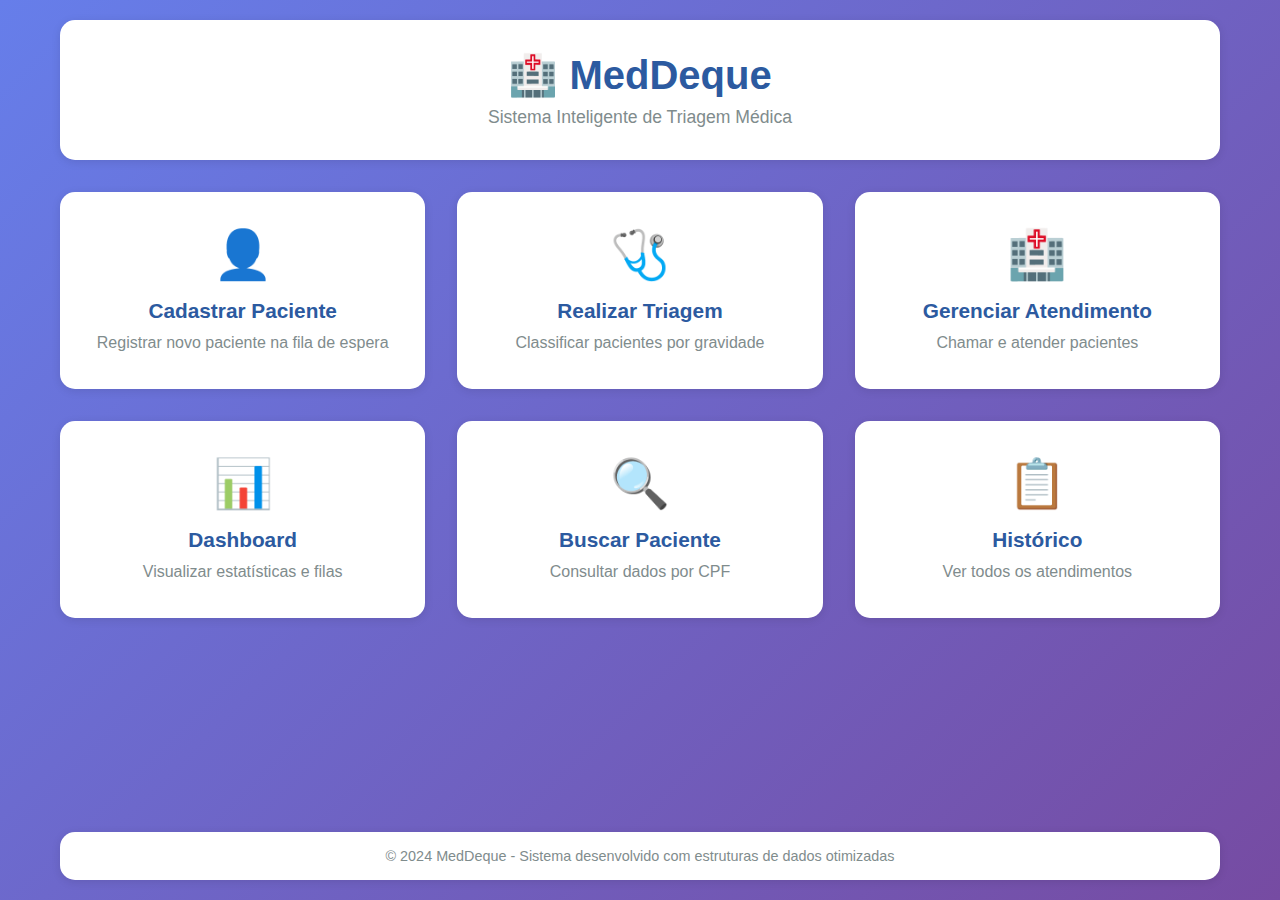
<file: frontend/index.html>
<!DOCTYPE html>
<html lang="pt-BR">
<head>
    <meta charset="UTF-8">
    <meta name="viewport" content="width=device-width, initial-scale=1.0">
    <title>MedDeque - Sistema Inteligente de Triagem</title>
    <link rel="stylesheet" href="css/styles.css">
</head>
<body>
    <div class="container">
        <header class="header">
            <div class="logo">
                <h1>🏥 MedDeque</h1>
                <p>Sistema Inteligente de Triagem Médica</p>
            </div>
        </header>

        <main class="main-menu">
            <div class="menu-grid">
                <div class="menu-card" onclick="navegarPara('cadastro.html')">
                    <div class="card-icon">👤</div>
                    <h3>Cadastrar Paciente</h3>
                    <p>Registrar novo paciente na fila de espera</p>
                </div>

                <div class="menu-card" onclick="navegarPara('triagem.html')">
                    <div class="card-icon">🩺</div>
                    <h3>Realizar Triagem</h3>
                    <p>Classificar pacientes por gravidade</p>
                </div>

                <div class="menu-card" onclick="navegarPara('atendimento.html')">
                    <div class="card-icon">🏥</div>
                    <h3>Gerenciar Atendimento</h3>
                    <p>Chamar e atender pacientes</p>
                </div>

                <div class="menu-card" onclick="navegarPara('dashboard.html')">
                    <div class="card-icon">📊</div>
                    <h3>Dashboard</h3>
                    <p>Visualizar estatísticas e filas</p>
                </div>

                <div class="menu-card" onclick="navegarPara('buscar.html')">
                    <div class="card-icon">🔍</div>
                    <h3>Buscar Paciente</h3>
                    <p>Consultar dados por CPF</p>
                </div>

                <div class="menu-card" onclick="navegarPara('historico.html')">
                    <div class="card-icon">📋</div>
                    <h3>Histórico</h3>
                    <p>Ver todos os atendimentos</p>
                </div>
            </div>
        </main>

        <footer class="footer">
            <p>&copy; 2024 MedDeque - Sistema desenvolvido com estruturas de dados otimizadas</p>
        </footer>
    </div>

    <script src="js/main.js"></script>
</body>
</html>
</file>
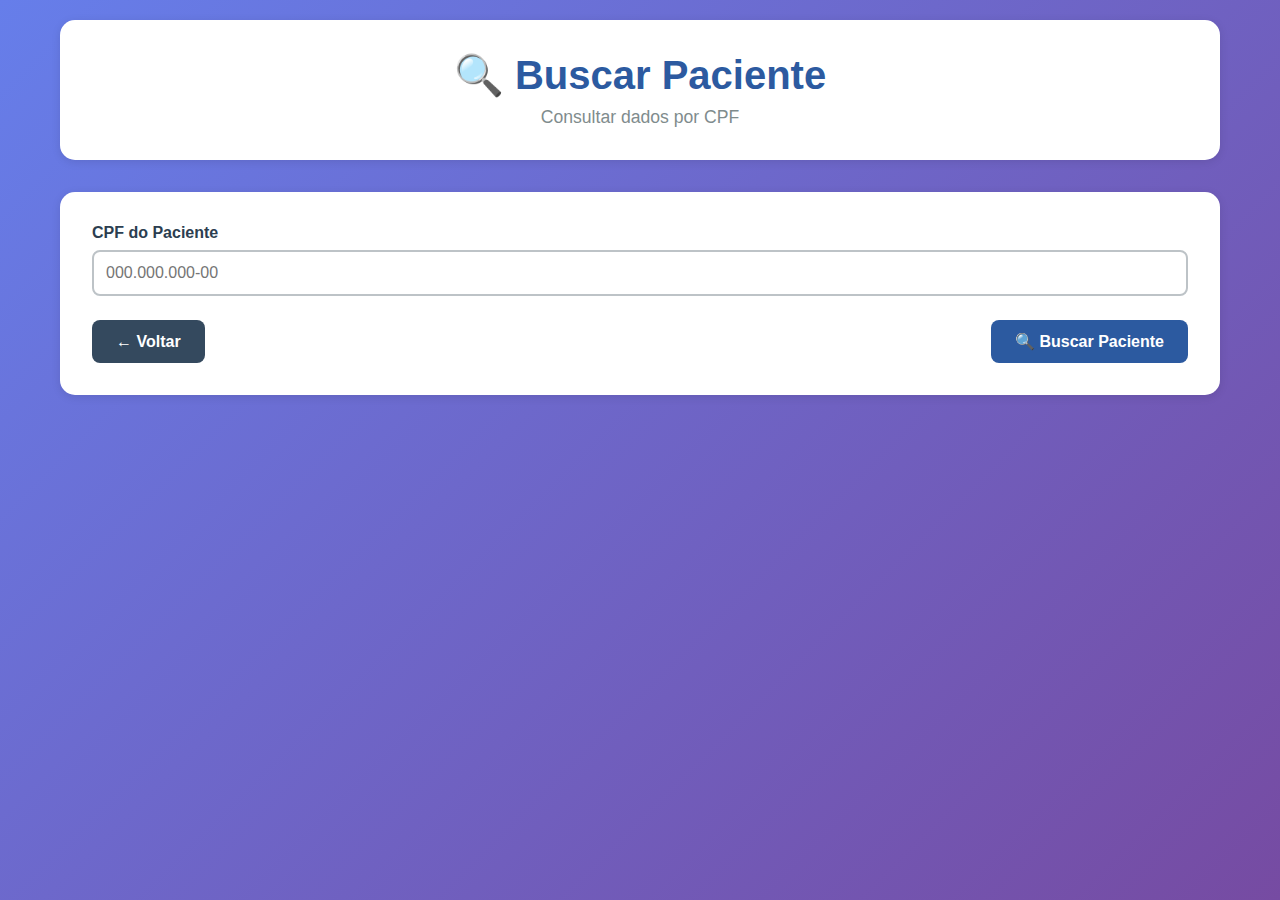
<file: frontend/buscar.html>
<!DOCTYPE html>
<html lang="pt-BR">
<head>
    <meta charset="UTF-8">
    <meta name="viewport" content="width=device-width, initial-scale=1.0">
    <title>Buscar Paciente - MedDeque</title>
    <link rel="stylesheet" href="css/styles.css">
</head>
<body>
    <div class="container">
        <header class="header">
            <div class="logo">
                <h1>🔍 Buscar Paciente</h1>
                <p>Consultar dados por CPF</p>
            </div>
        </header>

        <main>
            <div class="form-container">
                <form id="form-busca">
                    <div class="form-group">
                        <label for="cpf-busca">CPF do Paciente</label>
                        <input type="text" id="cpf-busca" name="cpf" required 
                               placeholder="000.000.000-00" maxlength="14">
                    </div>

                    <div class="d-flex justify-between gap-2">
                        <button type="button" class="btn btn-secondary" onclick="navegarPara('index.html')">
                            ← Voltar
                        </button>
                        <button type="submit" class="btn btn-primary" id="btn-buscar">
                            🔍 Buscar Paciente
                        </button>
                    </div>
                </form>
            </div>

            <div id="resultado-busca" style="display: none;">
                <!-- Resultado da busca será exibido aqui -->
            </div>
        </main>
    </div>

    <script src="js/main.js"></script>
    <script>
        document.addEventListener('DOMContentLoaded', function() {
            const form = document.getElementById('form-busca');
            const cpfInput = document.getElementById('cpf-busca');
            const btnBuscar = document.getElementById('btn-buscar');

            // Formatação automática do CPF
            cpfInput.addEventListener('input', function(e) {
                let value = e.target.value.replace(/\D/g, '');
                if (value.length <= 11) {
                    e.target.value = MedDeque.formatarCPF(value);
                }
            });

            // Submissão do formulário
            form.addEventListener('submit', async function(e) {
                e.preventDefault();

                const cpf = cpfInput.value.replace(/\D/g, '');

                if (!MedDeque.validarCPF(cpf)) {
                    MedDeque.mostrarNotificacao('CPF inválido', 'error');
                    return;
                }

                // Mostrar loading
                const textoOriginal = btnBuscar.innerHTML;
                btnBuscar.disabled = true;
                btnBuscar.innerHTML = '<div class="loading"></div> Buscando...';

                try {
                    const paciente = await MedDeque.buscarPaciente(cpf);
                    exibirResultado(paciente);
                    
                } catch (error) {
                    MedDeque.mostrarNotificacao('Paciente não encontrado', 'warning');
                    document.getElementById('resultado-busca').style.display = 'none';
                } finally {
                    btnBuscar.disabled = false;
                    btnBuscar.innerHTML = textoOriginal;
                }
            });
        });

        function exibirResultado(paciente) {
            const container = document.getElementById('resultado-busca');
            
            container.innerHTML = `
                <div class="form-container">
                    <h3>📋 Dados do Paciente</h3>
                    
                    <div style="display: grid; grid-template-columns: repeat(auto-fit, minmax(250px, 1fr)); gap: 1rem; margin-bottom: 2rem;">
                        <div>
                            <strong>Nome:</strong><br>
                            ${paciente.nome}
                        </div>
                        <div>
                            <strong>CPF:</strong><br>
                            ${MedDeque.formatarCPF(paciente.cpf)}
                        </div>
                        <div>
                            <strong>Status:</strong><br>
                            <span class="status-badge ${MedDeque.obterClasseStatus(paciente.status)}">
                                ${MedDeque.obterTextoStatus(paciente.status)}
                            </span>
                        </div>
                        ${paciente.gravidade ? `
                        <div>
                            <strong>Gravidade:</strong><br>
                            <span class="${MedDeque.obterCorGravidade(paciente.gravidade)}">
                                ${MedDeque.obterTextoGravidade(paciente.gravidade)}
                            </span>
                        </div>
                        ` : ''}
                    </div>

                    <div style="margin-bottom: 2rem;">
                        <strong>Sintomas:</strong><br>
                        <div style="background: var(--light-bg); padding: 1rem; border-radius: 8px; margin-top: 0.5rem;">
                            ${paciente.sintomas}
                        </div>
                    </div>

                    <div style="display: grid; grid-template-columns: repeat(auto-fit, minmax(200px, 1fr)); gap: 1rem;">
                        <div>
                            <strong>Data/Hora Cadastro:</strong><br>
                            ${MedDeque.formatarDataHora(paciente.dataHoraCadastro)}
                        </div>
                        ${paciente.dataHoraTriagem ? `
                        <div>
                            <strong>Data/Hora Triagem:</strong><br>
                            ${MedDeque.formatarDataHora(paciente.dataHoraTriagem)}
                        </div>
                        ` : ''}
                        ${paciente.dataHoraAtendimento ? `
                        <div>
                            <strong>Data/Hora Atendimento:</strong><br>
                            ${MedDeque.formatarDataHora(paciente.dataHoraAtendimento)}
                        </div>
                        ` : ''}
                    </div>

                    ${obterAcoesDisponiveis(paciente)}
                </div>
            `;
            
            container.style.display = 'block';
        }

        function obterAcoesDisponiveis(paciente) {
            let acoes = '<div class="d-flex gap-2 mt-3">';
            
            switch (paciente.status) {
                case 'AGUARDANDO_TRIAGEM':
                    acoes += `<button class="btn btn-primary" onclick="navegarPara('triagem.html')">Realizar Triagem</button>`;
                    break;
                case 'TRIADO':
                    acoes += `<button class="btn btn-success" onclick="chamarPacienteEspecifico('${paciente.cpf}')">Chamar para Atendimento</button>`;
                    break;
                case 'ATENDIDO':
                    acoes += `<button class="btn btn-warning" onclick="finalizarAtendimentoEspecifico('${paciente.cpf}')">Finalizar Atendimento</button>`;
                    break;
                case 'FINALIZADO':
                    acoes += `<span style="color: var(--success-color); font-weight: bold;">✅ Atendimento Finalizado</span>`;
                    break;
            }
            
            acoes += '</div>';
            return acoes;
        }

        async function chamarPacienteEspecifico(cpf) {
            try {
                // Nota: Esta funcionalidade requer implementação específica no backend
                // para chamar um paciente específico ao invés do próximo da fila
                MedDeque.mostrarNotificacao('Use o Dashboard para chamar pacientes em ordem de prioridade', 'warning');
                navegarPara('dashboard.html');
            } catch (error) {
                MedDeque.mostrarNotificacao('Erro ao chamar paciente', 'error');
            }
        }

        async function finalizarAtendimentoEspecifico(cpf) {
            if (!confirm('Deseja finalizar o atendimento deste paciente?')) {
                return;
            }

            try {
                await MedDeque.finalizarAtendimento(cpf);
                MedDeque.mostrarNotificacao('Atendimento finalizado com sucesso!', 'success');
                
                // Recarregar dados do paciente
                const paciente = await MedDeque.buscarPaciente(cpf);
                exibirResultado(paciente);
                
            } catch (error) {
                MedDeque.mostrarNotificacao('Erro ao finalizar atendimento', 'error');
            }
        }
    </script>
</body>
</html>
</file>
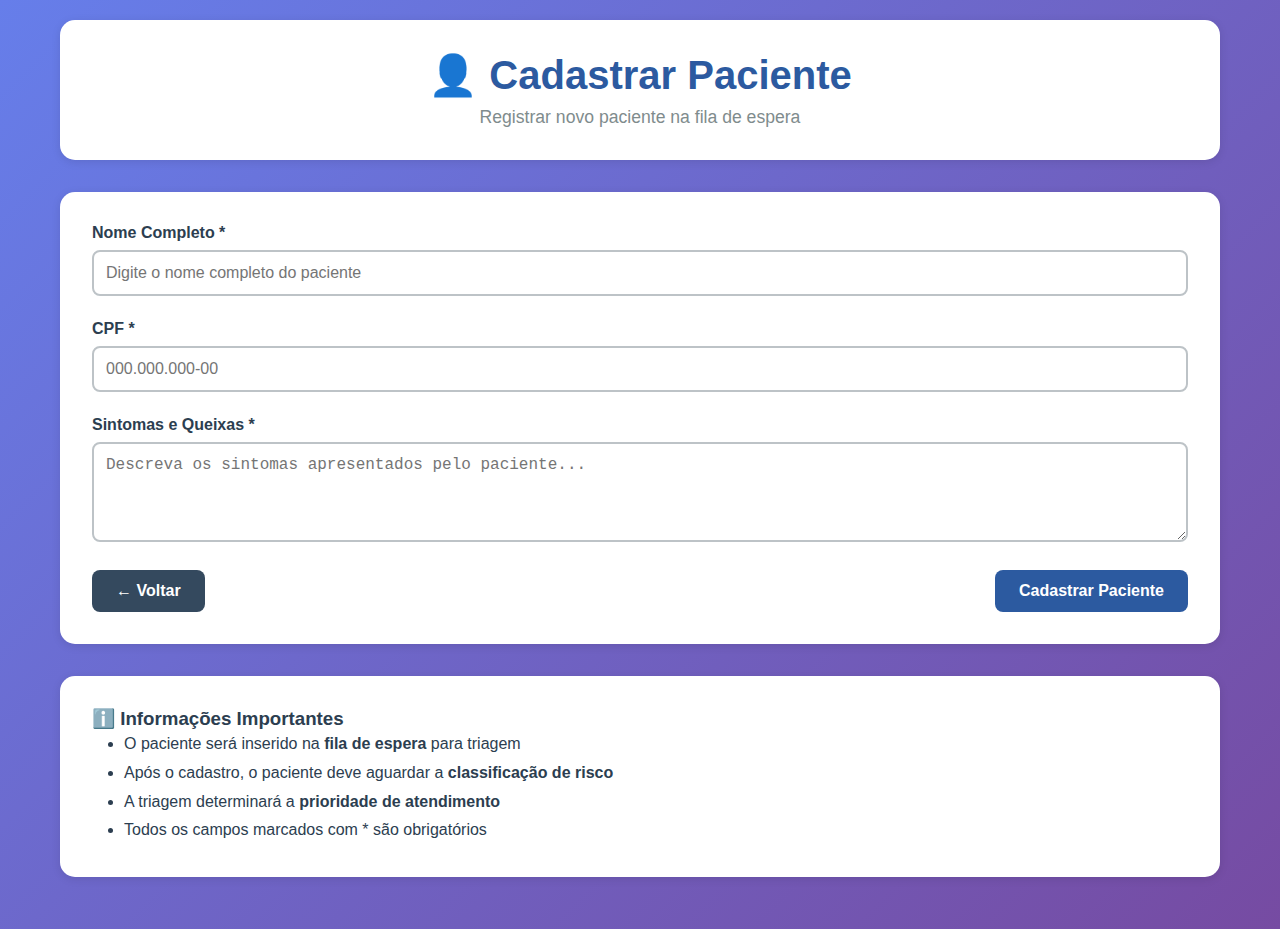
<file: frontend/cadastro.html>
<!DOCTYPE html>
<html lang="pt-BR">
<head>
    <meta charset="UTF-8">
    <meta name="viewport" content="width=device-width, initial-scale=1.0">
    <title>Cadastrar Paciente - MedDeque</title>
    <link rel="stylesheet" href="css/styles.css">
</head>
<body>
    <div class="container">
        <header class="header">
            <div class="logo">
                <h1>👤 Cadastrar Paciente</h1>
                <p>Registrar novo paciente na fila de espera</p>
            </div>
        </header>

        <main>
            <div class="form-container">
                <form id="form-cadastro">
                    <div class="form-group">
                        <label for="nome">Nome Completo *</label>
                        <input type="text" id="nome" name="nome" required 
                               placeholder="Digite o nome completo do paciente">
                    </div>

                    <div class="form-group">
                        <label for="cpf">CPF *</label>
                        <input type="text" id="cpf" name="cpf" required 
                               placeholder="000.000.000-00" maxlength="14">
                    </div>

                    <div class="form-group">
                        <label for="sintomas">Sintomas e Queixas *</label>
                        <textarea id="sintomas" name="sintomas" required 
                                  placeholder="Descreva os sintomas apresentados pelo paciente..."></textarea>
                    </div>

                    <div class="d-flex justify-between gap-2">
                        <button type="button" class="btn btn-secondary" onclick="voltar()">
                            ← Voltar
                        </button>
                        <button type="submit" class="btn btn-primary" id="btn-cadastrar">
                            Cadastrar Paciente
                        </button>
                    </div>
                </form>
            </div>

            <div class="form-container">
                <h3>ℹ️ Informações Importantes</h3>
                <ul style="margin-left: 2rem; line-height: 1.8;">
                    <li>O paciente será inserido na <strong>fila de espera</strong> para triagem</li>
                    <li>Após o cadastro, o paciente deve aguardar a <strong>classificação de risco</strong></li>
                    <li>A triagem determinará a <strong>prioridade de atendimento</strong></li>
                    <li>Todos os campos marcados com * são obrigatórios</li>
                </ul>
            </div>
        </main>
    </div>

    <script src="js/main.js"></script>
    <script>
        document.addEventListener('DOMContentLoaded', function() {
            const form = document.getElementById('form-cadastro');
            const cpfInput = document.getElementById('cpf');
            const btnCadastrar = document.getElementById('btn-cadastrar');

            // Formatação automática do CPF
            cpfInput.addEventListener('input', function(e) {
                let value = e.target.value.replace(/\D/g, '');
                if (value.length <= 11) {
                    e.target.value = MedDeque.formatarCPF(value);
                }
            });

            // Submissão do formulário
            form.addEventListener('submit', async function(e) {
                e.preventDefault();

                const nome = document.getElementById('nome').value.trim();
                const cpf = document.getElementById('cpf').value.replace(/\D/g, '');
                const sintomas = document.getElementById('sintomas').value.trim();

                // Validações
                if (nome.length < 2) {
                    MedDeque.mostrarNotificacao('Nome deve ter pelo menos 2 caracteres', 'error');
                    return;
                }

                if (!MedDeque.validarCPF(cpf)) {
                    MedDeque.mostrarNotificacao('CPF inválido', 'error');
                    return;
                }

                if (sintomas.length < 10) {
                    MedDeque.mostrarNotificacao('Descreva os sintomas com mais detalhes', 'error');
                    return;
                }

                // Mostrar loading
                const textoOriginal = btnCadastrar.innerHTML;
                btnCadastrar.disabled = true;
                btnCadastrar.innerHTML = '<div class="loading"></div> Cadastrando...';

                try {
                    const paciente = { nome, cpf, sintomas };
                    await MedDeque.cadastrarPaciente(paciente);
                    
                    MedDeque.mostrarNotificacao('Paciente cadastrado com sucesso!', 'success');
                    form.reset();
                    
                    // Redirecionar após 2 segundos
                    setTimeout(() => {
                        navegarPara('triagem.html');
                    }, 2000);

                } catch (error) {
                    MedDeque.mostrarNotificacao(error.message || 'Erro ao cadastrar paciente', 'error');
                } finally {
                    btnCadastrar.disabled = false;
                    btnCadastrar.innerHTML = textoOriginal;
                }
            });
        });
    </script>
</body>
</html>
</file>
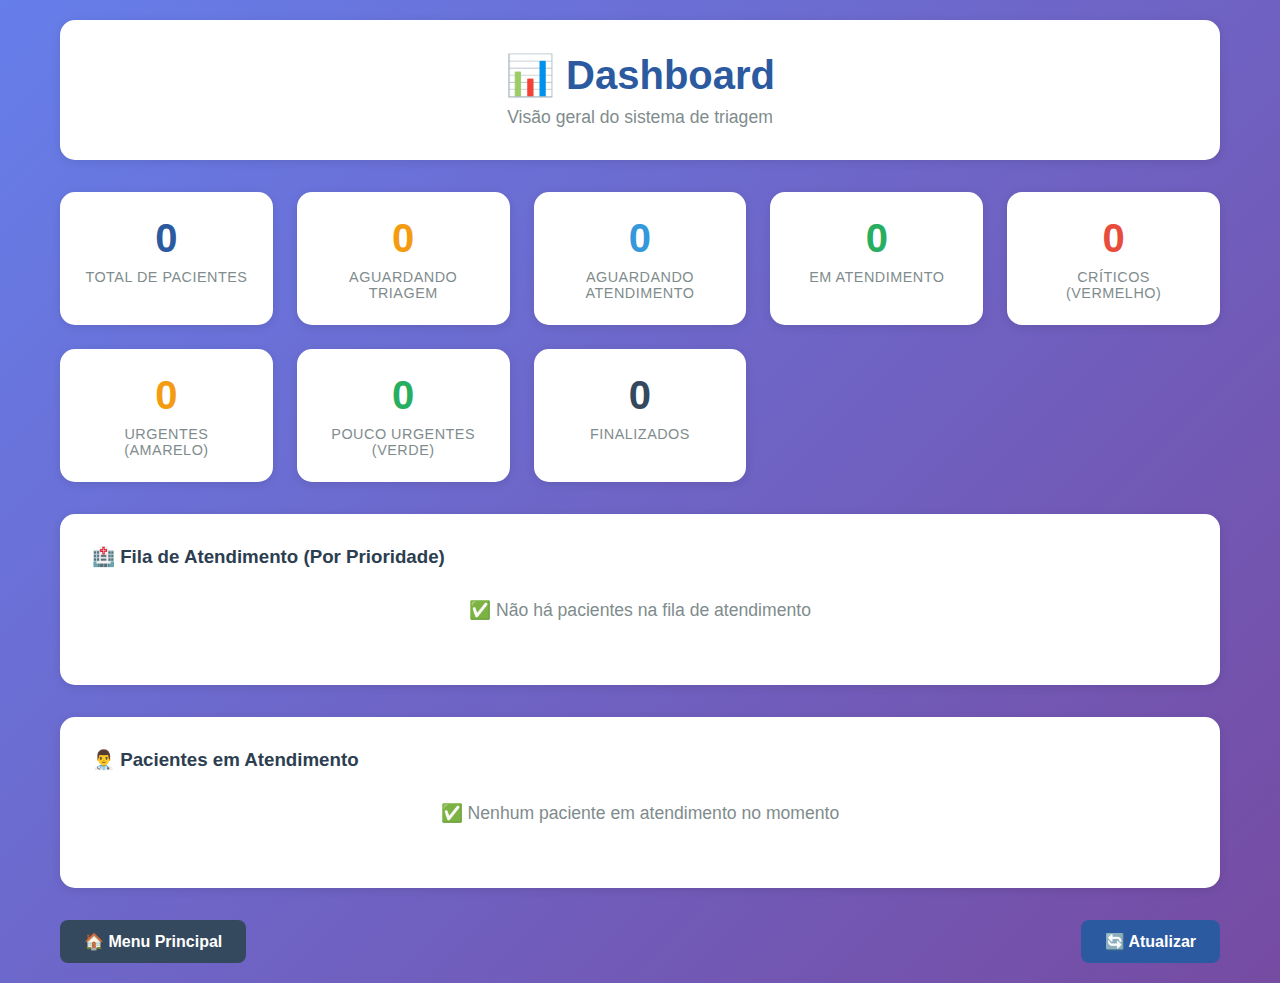
<file: frontend/dashboard.html>
<!DOCTYPE html>
<html lang="pt-BR">
<head>
    <meta charset="UTF-8">
    <meta name="viewport" content="width=device-width, initial-scale=1.0">
    <title>Dashboard - MedDeque</title>
    <link rel="stylesheet" href="css/styles.css">
</head>
<body>
    <div class="container">
        <header class="header">
            <div class="logo">
                <h1>📊 Dashboard</h1>
                <p>Visão geral do sistema de triagem</p>
            </div>
        </header>

        <main>
            <!-- Estatísticas -->
            <div id="estatisticas-container">
                <div class="loading"></div>
            </div>

            <!-- Fila de Prioridade -->
            <div class="form-container">
                <h3>🏥 Fila de Atendimento (Por Prioridade)</h3>
                <div id="fila-prioridade-container">
                    <div class="loading"></div>
                </div>
            </div>

            <!-- Pacientes em Atendimento -->
            <div class="form-container">
                <h3>👨‍⚕️ Pacientes em Atendimento</h3>
                <div id="atendimento-container">
                    <div class="loading"></div>
                </div>
            </div>

            <div class="d-flex justify-between">
                <button class="btn btn-secondary" onclick="navegarPara('index.html')">
                    🏠 Menu Principal
                </button>
                <button class="btn btn-primary" onclick="location.reload()">
                    🔄 Atualizar
                </button>
            </div>
        </main>
    </div>

    <script src="js/main.js"></script>
    <script>
        document.addEventListener('DOMContentLoaded', function() {
            carregarDashboard();
            
            // Atualizar dashboard a cada 15 segundos
            setInterval(carregarDashboard, 15000);
        });

        async function carregarDashboard() {
            await Promise.all([
                carregarEstatisticas(),
                carregarFilaPrioridade(),
                carregarPacientesAtendimento()
            ]);
        }

        async function carregarEstatisticas() {
            const container = document.getElementById('estatisticas-container');
            
            try {
                const stats = await MedDeque.getEstatisticas();
                
                container.innerHTML = `
                    <div class="stats-grid">
                        <div class="stat-card">
                            <div class="stat-number" style="color: var(--primary-color);">${stats.totalPacientes || 0}</div>
                            <div class="stat-label">Total de Pacientes</div>
                        </div>
                        <div class="stat-card">
                            <div class="stat-number" style="color: var(--warning-color);">${stats.aguardandoTriagem || 0}</div>
                            <div class="stat-label">Aguardando Triagem</div>
                        </div>
                        <div class="stat-card">
                            <div class="stat-number" style="color: var(--accent-color);">${stats.aguardandoAtendimento || 0}</div>
                            <div class="stat-label">Aguardando Atendimento</div>
                        </div>
                        <div class="stat-card">
                            <div class="stat-number" style="color: var(--success-color);">${stats.emAtendimento || 0}</div>
                            <div class="stat-label">Em Atendimento</div>
                        </div>
                        <div class="stat-card">
                            <div class="stat-number" style="color: var(--danger-color);">${stats.vermelhos || 0}</div>
                            <div class="stat-label">Críticos (Vermelho)</div>
                        </div>
                        <div class="stat-card">
                            <div class="stat-number" style="color: var(--warning-color);">${stats.amarelos || 0}</div>
                            <div class="stat-label">Urgentes (Amarelo)</div>
                        </div>
                        <div class="stat-card">
                            <div class="stat-number" style="color: var(--success-color);">${stats.verdes || 0}</div>
                            <div class="stat-label">Pouco Urgentes (Verde)</div>
                        </div>
                        <div class="stat-card">
                            <div class="stat-number" style="color: var(--secondary-color);">${stats.finalizados || 0}</div>
                            <div class="stat-label">Finalizados</div>
                        </div>
                    </div>
                `;
                
            } catch (error) {
                container.innerHTML = `
                    <div class="text-center" style="padding: 2rem;">
                        <p style="color: var(--danger-color);">❌ Erro ao carregar estatísticas</p>
                    </div>
                `;
            }
        }

        async function carregarFilaPrioridade() {
            const container = document.getElementById('fila-prioridade-container');
            
            try {
                const filaPrioridade = await MedDeque.getFilaPrioridade();
                
                if (filaPrioridade.length === 0) {
                    container.innerHTML = `
                        <div class="text-center" style="padding: 2rem;">
                            <p style="color: var(--text-light); font-size: 1.1rem;">
                                ✅ Não há pacientes na fila de atendimento
                            </p>
                        </div>
                    `;
                    return;
                }

                let html = '<div class="table-container"><table class="table">';
                html += `
                    <thead>
                        <tr>
                            <th>Posição</th>
                            <th>Nome</th>
                            <th>CPF</th>
                            <th>Gravidade</th>
                            <th>Triagem</th>
                            <th>Ação</th>
                        </tr>
                    </thead>
                    <tbody>
                `;

                filaPrioridade.forEach((paciente, index) => {
                    html += `
                        <tr>
                            <td><strong>${index + 1}º</strong></td>
                            <td>${paciente.nome}</td>
                            <td>${MedDeque.formatarCPF(paciente.cpf)}</td>
                            <td><span class="${MedDeque.obterCorGravidade(paciente.gravidade)}">${MedDeque.obterTextoGravidade(paciente.gravidade)}</span></td>
                            <td>${MedDeque.formatarDataHora(paciente.dataHoraTriagem)}</td>
                            <td>
                                ${index === 0 ? `<button class="btn btn-success" onclick="chamarPaciente()">Chamar</button>` : '-'}
                            </td>
                        </tr>
                    `;
                });

                html += '</tbody></table></div>';
                container.innerHTML = html;

            } catch (error) {
                container.innerHTML = `
                    <div class="text-center" style="padding: 2rem;">
                        <p style="color: var(--danger-color);">❌ Erro ao carregar fila de prioridade</p>
                    </div>
                `;
            }
        }

        async function carregarPacientesAtendimento() {
            const container = document.getElementById('atendimento-container');
            
            try {
                const pacientesAtendimento = await MedDeque.getPacientesAtendimento();
                
                if (pacientesAtendimento.length === 0) {
                    container.innerHTML = `
                        <div class="text-center" style="padding: 2rem;">
                            <p style="color: var(--text-light); font-size: 1.1rem;">
                                ✅ Nenhum paciente em atendimento no momento
                            </p>
                        </div>
                    `;
                    return;
                }

                let html = '<div class="table-container"><table class="table">';
                html += `
                    <thead>
                        <tr>
                            <th>Nome</th>
                            <th>CPF</th>
                            <th>Gravidade</th>
                            <th>Início Atendimento</th>
                            <th>Ação</th>
                        </tr>
                    </thead>
                    <tbody>
                `;

                pacientesAtendimento.forEach(paciente => {
                    html += `
                        <tr>
                            <td>${paciente.nome}</td>
                            <td>${MedDeque.formatarCPF(paciente.cpf)}</td>
                            <td><span class="${MedDeque.obterCorGravidade(paciente.gravidade)}">${MedDeque.obterTextoGravidade(paciente.gravidade)}</span></td>
                            <td>${MedDeque.formatarDataHora(paciente.dataHoraAtendimento)}</td>
                            <td>
                                <button class="btn btn-warning" onclick="finalizarAtendimento('${paciente.cpf}')">
                                    Finalizar
                                </button>
                            </td>
                        </tr>
                    `;
                });

                html += '</tbody></table></div>';
                container.innerHTML = html;

            } catch (error) {
                container.innerHTML = `
                    <div class="text-center" style="padding: 2rem;">
                        <p style="color: var(--danger-color);">❌ Erro ao carregar pacientes em atendimento</p>
                    </div>
                `;
            }
        }

        async function chamarPaciente() {
            try {
                const paciente = await MedDeque.chamarProximoPaciente();
                MedDeque.mostrarNotificacao(`Paciente ${paciente.nome} chamado para atendimento!`, 'success');
                carregarDashboard();
            } catch (error) {
                MedDeque.mostrarNotificacao(error.message || 'Erro ao chamar paciente', 'error');
            }
        }

        async function finalizarAtendimento(cpf) {
            if (!confirm('Deseja finalizar o atendimento deste paciente?')) {
                return;
            }

            try {
                await MedDeque.finalizarAtendimento(cpf);
                MedDeque.mostrarNotificacao('Atendimento finalizado com sucesso!', 'success');
                carregarDashboard();
            } catch (error) {
                MedDeque.mostrarNotificacao(error.message || 'Erro ao finalizar atendimento', 'error');
            }
        }
    </script>
</body>
</html>
</file>
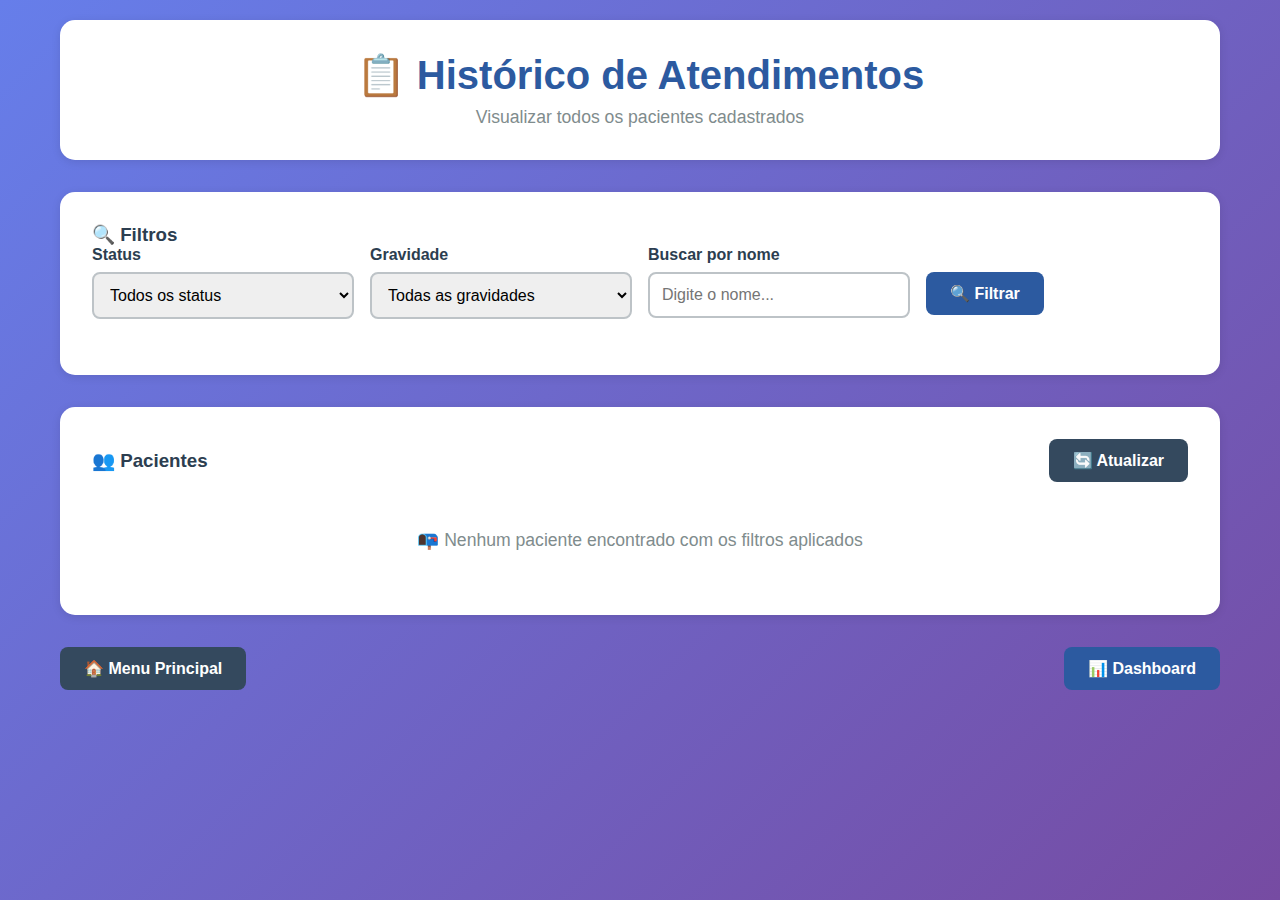
<file: frontend/historico.html>
<!DOCTYPE html>
<html lang="pt-BR">
<head>
    <meta charset="UTF-8">
    <meta name="viewport" content="width=device-width, initial-scale=1.0">
    <title>Histórico - MedDeque</title>
    <link rel="stylesheet" href="css/styles.css">
</head>
<body>
    <div class="container">
        <header class="header">
            <div class="logo">
                <h1>📋 Histórico de Atendimentos</h1>
                <p>Visualizar todos os pacientes cadastrados</p>
            </div>
        </header>

        <main>
            <!-- Filtros -->
            <div class="form-container">
                <h3>🔍 Filtros</h3>
                <div style="display: grid; grid-template-columns: repeat(auto-fit, minmax(200px, 1fr)); gap: 1rem;">
                    <div class="form-group">
                        <label for="filtro-status">Status</label>
                        <select id="filtro-status">
                            <option value="">Todos os status</option>
                            <option value="AGUARDANDO_TRIAGEM">Aguardando Triagem</option>
                            <option value="TRIADO">Triado</option>
                            <option value="ATENDIDO">Em Atendimento</option>
                            <option value="FINALIZADO">Finalizado</option>
                        </select>
                    </div>
                    
                    <div class="form-group">
                        <label for="filtro-gravidade">Gravidade</label>
                        <select id="filtro-gravidade">
                            <option value="">Todas as gravidades</option>
                            <option value="1">🔴 Vermelho (Crítico)</option>
                            <option value="2">🟡 Amarelo (Urgente)</option>
                            <option value="3">🟢 Verde (Pouco Urgente)</option>
                        </select>
                    </div>
                    
                    <div class="form-group">
                        <label for="busca-nome">Buscar por nome</label>
                        <input type="text" id="busca-nome" placeholder="Digite o nome...">
                    </div>
                    
                    <div class="form-group">
                        <label>&nbsp;</label>
                        <button class="btn btn-primary" onclick="aplicarFiltros()">
                            🔍 Filtrar
                        </button>
                    </div>
                </div>
            </div>

            <!-- Lista de Pacientes -->
            <div class="form-container">
                <div class="d-flex justify-between align-center mb-2">
                    <h3>👥 Pacientes</h3>
                    <button class="btn btn-secondary" onclick="carregarTodosPacientes()">
                        🔄 Atualizar
                    </button>
                </div>
                
                <div id="pacientes-container">
                    <div class="loading"></div>
                </div>
            </div>

            <div class="d-flex justify-between">
                <button class="btn btn-secondary" onclick="navegarPara('index.html')">
                    🏠 Menu Principal
                </button>
                <button class="btn btn-primary" onclick="navegarPara('dashboard.html')">
                    📊 Dashboard
                </button>
            </div>
        </main>
    </div>

    <script src="js/main.js"></script>
    <script>
        let todosPacientes = [];
        let pacientesFiltrados = [];

        document.addEventListener('DOMContentLoaded', function() {
            carregarTodosPacientes();
            configurarFiltros();
        });

        async function carregarTodosPacientes() {
            const container = document.getElementById('pacientes-container');
            
            try {
                todosPacientes = await MedDeque.getTodosPacientes();
                pacientesFiltrados = [...todosPacientes];
                
                exibirPacientes();
                
            } catch (error) {
                container.innerHTML = `
                    <div class="text-center" style="padding: 2rem;">
                        <p style="color: var(--danger-color);">❌ Erro ao carregar histórico</p>
                    </div>
                `;
            }
        }

        function configurarFiltros() {
            const filtroStatus = document.getElementById('filtro-status');
            const filtroGravidade = document.getElementById('filtro-gravidade');
            const buscaNome = document.getElementById('busca-nome');

            // Aplicar filtros automaticamente quando houver mudança
            filtroStatus.addEventListener('change', aplicarFiltros);
            filtroGravidade.addEventListener('change', aplicarFiltros);
            buscaNome.addEventListener('input', debounce(aplicarFiltros, 500));
        }

        function aplicarFiltros() {
            const filtroStatus = document.getElementById('filtro-status').value;
            const filtroGravidade = document.getElementById('filtro-gravidade').value;
            const buscaNome = document.getElementById('busca-nome').value.toLowerCase();

            pacientesFiltrados = todosPacientes.filter(paciente => {
                const matchStatus = !filtroStatus || paciente.status === filtroStatus;
                const matchGravidade = !filtroGravidade || paciente.gravidade?.toString() === filtroGravidade;
                const matchNome = !buscaNome || paciente.nome.toLowerCase().includes(buscaNome);
                
                return matchStatus && matchGravidade && matchNome;
            });

            exibirPacientes();
        }

        function exibirPacientes() {
            const container = document.getElementById('pacientes-container');
            
            if (pacientesFiltrados.length === 0) {
                container.innerHTML = `
                    <div class="text-center" style="padding: 2rem;">
                        <p style="color: var(--text-light); font-size: 1.1rem;">
                            📭 Nenhum paciente encontrado com os filtros aplicados
                        </p>
                    </div>
                `;
                return;
            }

            // Ordenar por data de cadastro (mais recente primeiro)
            pacientesFiltrados.sort((a, b) => new Date(b.dataHoraCadastro) - new Date(a.dataHoraCadastro));

            let html = '<div class="table-container"><table class="table">';
            html += `
                <thead>
                    <tr>
                        <th>Nome</th>
                        <th>CPF</th>
                        <th>Status</th>
                        <th>Gravidade</th>
                        <th>Cadastro</th>
                        <th>Triagem</th>
                        <th>Atendimento</th>
                        <th>Ações</th>
                    </tr>
                </thead>
                <tbody>
            `;

            pacientesFiltrados.forEach(paciente => {
                html += `
                    <tr>
                        <td><strong>${paciente.nome}</strong></td>
                        <td>${MedDeque.formatarCPF(paciente.cpf)}</td>
                        <td>
                            <span class="status-badge ${MedDeque.obterClasseStatus(paciente.status)}">
                                ${MedDeque.obterTextoStatus(paciente.status)}
                            </span>
                        </td>
                        <td>
                            ${paciente.gravidade ? 
                                `<span class="${MedDeque.obterCorGravidade(paciente.gravidade)}">${MedDeque.obterTextoGravidade(paciente.gravidade)}</span>` 
                                : '-'
                            }
                        </td>
                        <td>${MedDeque.formatarDataHora(paciente.dataHoraCadastro)}</td>
                        <td>${MedDeque.formatarDataHora(paciente.dataHoraTriagem)}</td>
                        <td>${MedDeque.formatarDataHora(paciente.dataHoraAtendimento)}</td>
                        <td>
                            <button class="btn btn-primary" onclick="verDetalhes('${paciente.cpf}')" style="font-size: 0.8rem; padding: 0.4rem 0.8rem;">
                                Ver
                            </button>
                        </td>
                    </tr>
                `;
            });

            html += '</tbody></table></div>';
            
            // Adicionar resumo
            html += `
                <div style="margin-top: 1rem; padding: 1rem; background: var(--light-bg); border-radius: 8px;">
                    <strong>Resumo:</strong> ${pacientesFiltrados.length} paciente(s) encontrado(s)
                </div>
            `;
            
            container.innerHTML = html;
        }

        function verDetalhes(cpf) {
            // Redirecionar para a página de busca com o CPF preenchido
            localStorage.setItem('cpf-busca', cpf);
            navegarPara('buscar.html');
        }

        // Função utilitária para debounce
        function debounce(func, wait) {
            let timeout;
            return function executedFunction(...args) {
                const later = () => {
                    clearTimeout(timeout);
                    func(...args);
                };
                clearTimeout(timeout);
                timeout = setTimeout(later, wait);
            };
        }

        // Verificar se há CPF para busca (vindo de outra página)
        document.addEventListener('DOMContentLoaded', function() {
            const cpfBusca = localStorage.getItem('cpf-busca');
            if (cpfBusca) {
                localStorage.removeItem('cpf-busca');
                // Se estiver na página de busca, preencher o campo
                if (window.location.pathname.includes('buscar.html')) {
                    document.getElementById('cpf-busca').value = MedDeque.formatarCPF(cpfBusca);
                }
            }
        });
    </script>
</body>
</html>
</file>
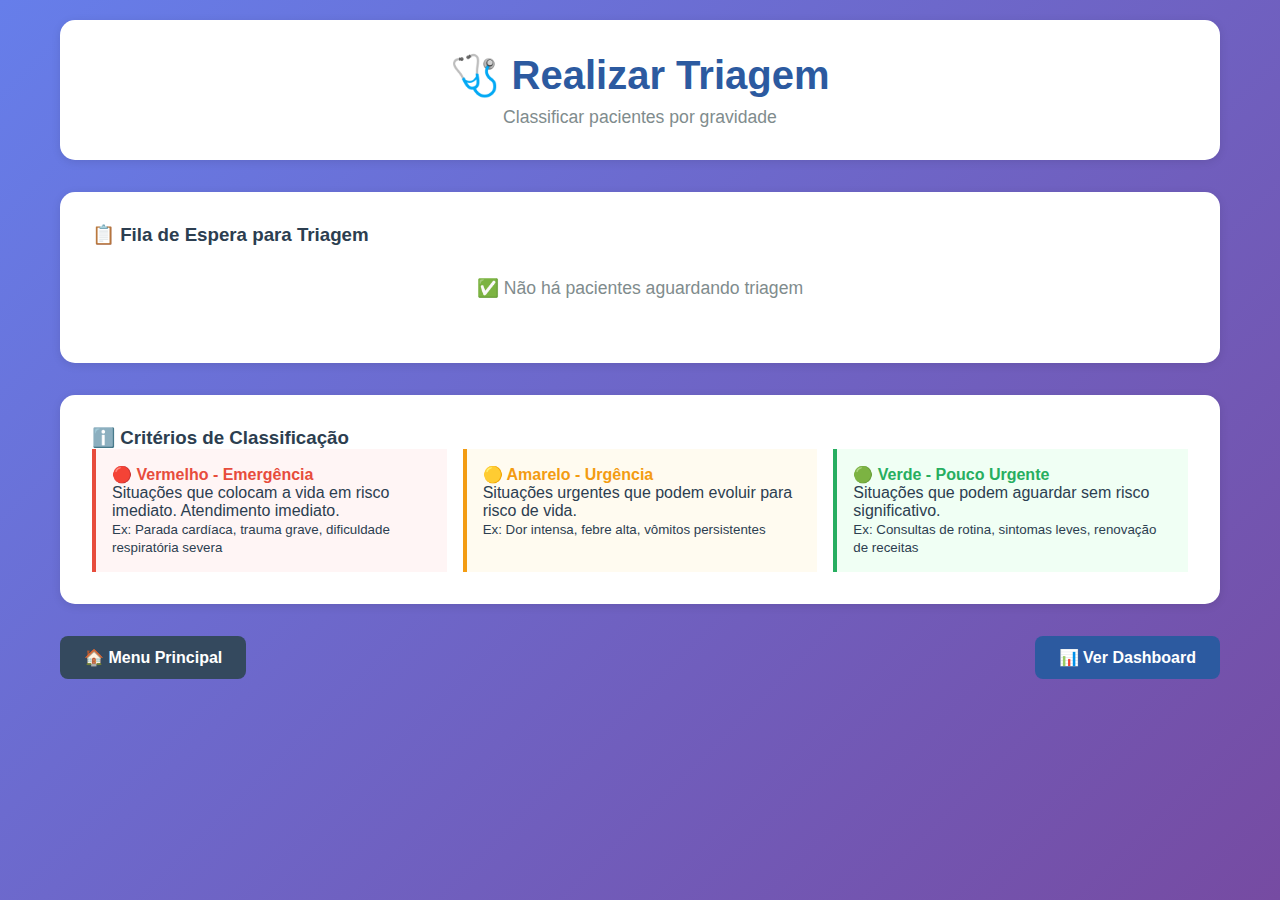
<file: frontend/triagem.html>
<!DOCTYPE html>
<html lang="pt-BR">
<head>
    <meta charset="UTF-8">
    <meta name="viewport" content="width=device-width, initial-scale=1.0">
    <title>Realizar Triagem - MedDeque</title>
    <link rel="stylesheet" href="css/styles.css">
</head>
<body>
    <div class="container">
        <header class="header">
            <div class="logo">
                <h1>🩺 Realizar Triagem</h1>
                <p>Classificar pacientes por gravidade</p>
            </div>
        </header>

        <main>
            <!-- Fila de Espera -->
            <div class="form-container">
                <h3>📋 Fila de Espera para Triagem</h3>
                <div id="fila-espera-container">
                    <div class="loading"></div>
                </div>
            </div>

            <!-- Formulário de Triagem -->
            <div class="form-container" id="triagem-form" style="display: none;">
                <h3>🏥 Classificação de Risco</h3>
                <div id="paciente-info"></div>
                
                <div class="form-group">
                    <label for="gravidade">Classificação de Gravidade *</label>
                    <select id="gravidade" name="gravidade" required>
                        <option value="">Selecione a classificação</option>
                        <option value="1">🔴 Vermelho - Emergência (Risco de vida imediato)</option>
                        <option value="2">🟡 Amarelo - Urgência (Risco moderado)</option>
                        <option value="3">🟢 Verde - Pouco Urgente (Sem risco imediato)</option>
                    </select>
                </div>

                <div class="d-flex justify-between gap-2">
                    <button type="button" class="btn btn-secondary" onclick="cancelarTriagem()">
                        Cancelar
                    </button>
                    <button type="button" class="btn btn-primary" id="btn-triar" onclick="confirmarTriagem()">
                        Confirmar Triagem
                    </button>
                </div>
            </div>

            <!-- Informações sobre Classificação -->
            <div class="form-container">
                <h3>ℹ️ Critérios de Classificação</h3>
                <div style="display: grid; grid-template-columns: repeat(auto-fit, minmax(250px, 1fr)); gap: 1rem;">
                    <div style="padding: 1rem; border-left: 4px solid var(--danger-color); background: #fff5f5;">
                        <h4 style="color: var(--danger-color);">🔴 Vermelho - Emergência</h4>
                        <p>Situações que colocam a vida em risco imediato. Atendimento imediato.</p>
                        <small>Ex: Parada cardíaca, trauma grave, dificuldade respiratória severa</small>
                    </div>
                    
                    <div style="padding: 1rem; border-left: 4px solid var(--warning-color); background: #fffbf0;">
                        <h4 style="color: var(--warning-color);">🟡 Amarelo - Urgência</h4>
                        <p>Situações urgentes que podem evoluir para risco de vida.</p>
                        <small>Ex: Dor intensa, febre alta, vômitos persistentes</small>
                    </div>
                    
                    <div style="padding: 1rem; border-left: 4px solid var(--success-color); background: #f0fff4;">
                        <h4 style="color: var(--success-color);">🟢 Verde - Pouco Urgente</h4>
                        <p>Situações que podem aguardar sem risco significativo.</p>
                        <small>Ex: Consultas de rotina, sintomas leves, renovação de receitas</small>
                    </div>
                </div>
            </div>

            <div class="d-flex justify-between">
                <button class="btn btn-secondary" onclick="navegarPara('index.html')">
                    🏠 Menu Principal
                </button>
                <button class="btn btn-primary" onclick="navegarPara('dashboard.html')">
                    📊 Ver Dashboard
                </button>
            </div>
        </main>
    </div>

    <script src="js/main.js"></script>
    <script>
        let pacienteAtual = null;

        document.addEventListener('DOMContentLoaded', function() {
            carregarFilaEspera();
            
            // Atualizar fila a cada 30 segundos
            setInterval(carregarFilaEspera, 30000);
        });

        async function carregarFilaEspera() {
            const container = document.getElementById('fila-espera-container');
            
            try {
                const filaEspera = await MedDeque.getFilaEspera();
                
                if (filaEspera.length === 0) {
                    container.innerHTML = `
                        <div class="text-center" style="padding: 2rem;">
                            <p style="color: var(--text-light); font-size: 1.1rem;">
                                ✅ Não há pacientes aguardando triagem
                            </p>
                        </div>
                    `;
                    return;
                }

                let html = '<div class="table-container"><table class="table">';
                html += `
                    <thead>
                        <tr>
                            <th>Nome</th>
                            <th>CPF</th>
                            <th>Sintomas</th>
                            <th>Chegada</th>
                            <th>Ação</th>
                        </tr>
                    </thead>
                    <tbody>
                `;

                filaEspera.forEach(paciente => {
                    html += `
                        <tr>
                            <td><strong>${paciente.nome}</strong></td>
                            <td>${MedDeque.formatarCPF(paciente.cpf)}</td>
                            <td>${paciente.sintomas.substring(0, 50)}${paciente.sintomas.length > 50 ? '...' : ''}</td>
                            <td>${MedDeque.formatarDataHora(paciente.dataHoraCadastro)}</td>
                            <td>
                                <button class="btn btn-primary" onclick="iniciarTriagem('${paciente.cpf}')">
                                    Triar
                                </button>
                            </td>
                        </tr>
                    `;
                });

                html += '</tbody></table></div>';
                container.innerHTML = html;

            } catch (error) {
                container.innerHTML = `
                    <div class="text-center" style="padding: 2rem;">
                        <p style="color: var(--danger-color);">
                            ❌ Erro ao carregar fila de espera
                        </p>
                    </div>
                `;
            }
        }

        async function iniciarTriagem(cpf) {
            try {
                const paciente = await MedDeque.buscarPaciente(cpf);
                pacienteAtual = paciente;
                
                const infoDiv = document.getElementById('paciente-info');
                infoDiv.innerHTML = `
                    <div style="background: var(--light-bg); padding: 1rem; border-radius: 8px; margin-bottom: 1rem;">
                        <h4>Paciente: ${paciente.nome}</h4>
                        <p><strong>CPF:</strong> ${MedDeque.formatarCPF(paciente.cpf)}</p>
                        <p><strong>Sintomas:</strong> ${paciente.sintomas}</p>
                        <p><strong>Chegada:</strong> ${MedDeque.formatarDataHora(paciente.dataHoraCadastro)}</p>
                    </div>
                `;
                
                document.getElementById('triagem-form').style.display = 'block';
                document.getElementById('gravidade').focus();
                
            } catch (error) {
                MedDeque.mostrarNotificacao('Erro ao carregar dados do paciente', 'error');
            }
        }

        async function confirmarTriagem() {
            const gravidade = document.getElementById('gravidade').value;
            
            if (!gravidade) {
                MedDeque.mostrarNotificacao('Selecione a classificação de gravidade', 'warning');
                return;
            }

            const btnTriar = document.getElementById('btn-triar');
            const textoOriginal = btnTriar.innerHTML;
            
            btnTriar.disabled = true;
            btnTriar.innerHTML = '<div class="loading"></div> Processando...';

            try {
                await MedDeque.realizarTriagem(parseInt(gravidade));
                
                const textoGravidade = MedDeque.obterTextoGravidade(parseInt(gravidade));
                MedDeque.mostrarNotificacao(
                    `Triagem realizada! Paciente classificado como: ${textoGravidade}`, 
                    'success'
                );
                
                // Reset form
                cancelarTriagem();
                carregarFilaEspera();
                
            } catch (error) {
                MedDeque.mostrarNotificacao(error.message || 'Erro ao realizar triagem', 'error');
            } finally {
                btnTriar.disabled = false;
                btnTriar.innerHTML = textoOriginal;
            }
        }

        function cancelarTriagem() {
            document.getElementById('triagem-form').style.display = 'none';
            document.getElementById('gravidade').value = '';
            pacienteAtual = null;
        }
    </script>
</body>
</html>
</file>
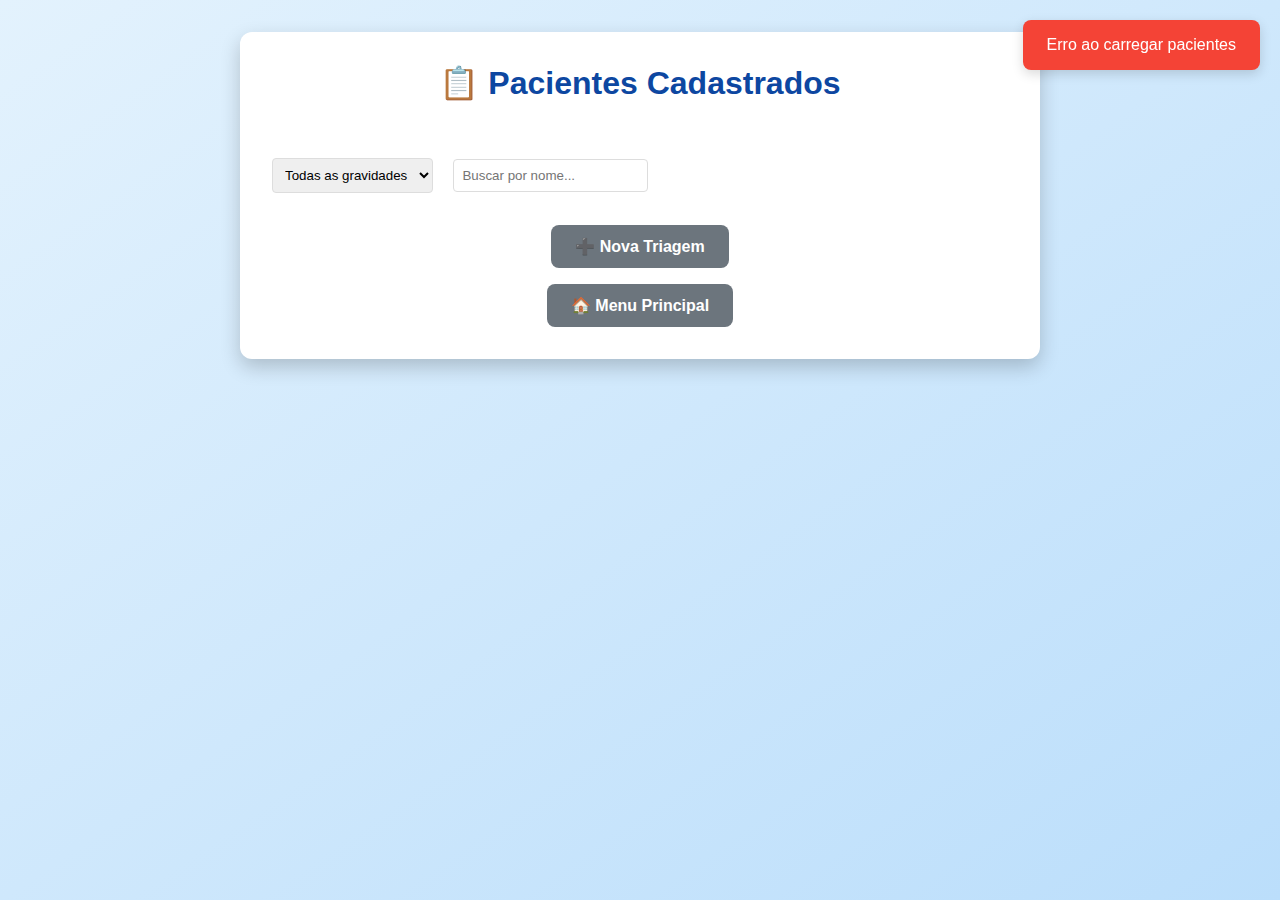
<file: frontend/triagem/listagem-melhorada.html>
<!DOCTYPE html>
<html lang="pt-BR">
<head>
  <meta charset="UTF-8">
  <meta name="viewport" content="width=device-width, initial-scale=1.0">
  <title>Pacientes Cadastrados - MedDeque</title>
  <link rel="stylesheet" href="listagem.css">
  <link rel="stylesheet" href="../style/components.css">
</head>
<body>
  <div class="container">
    <h1>📋 Pacientes Cadastrados</h1>
    
    <div class="estatisticas" id="estatisticas">
      <!-- Estatísticas serão inseridas aqui -->
    </div>

    <div class="filtros" style="margin-bottom: 1rem;">
      <select id="filtro-gravidade" style="padding: 0.5rem; border-radius: 4px; border: 1px solid #ddd;">
        <option value="">Todas as gravidades</option>
        <option value="1">🔴 Alta prioridade</option>
        <option value="2">🟡 Média prioridade</option>
        <option value="3">🟢 Baixa prioridade</option>
      </select>
      
      <input type="text" id="busca-nome" placeholder="Buscar por nome..." 
             style="padding: 0.5rem; border-radius: 4px; border: 1px solid #ddd; margin-left: 1rem;">
    </div>

    <div id="loading-pacientes" style="text-align: center; padding: 2rem;">
      <div class="loading"></div>
      <p>Carregando pacientes...</p>
    </div>

    <table id="tabela-pacientes" style="display: none;">
      <thead>
        <tr>
          <th>Nome</th>
          <th>CPF</th>
          <th>Sintomas</th>
          <th>Gravidade</th>
          <th>Data/Hora</th>
        </tr>
      </thead>
      <tbody>
        <!-- Pacientes serão inseridos aqui -->
      </tbody>
    </table>

    <div id="sem-pacientes" style="display: none; text-align: center; padding: 2rem;">
      <p>Nenhum paciente encontrado.</p>
    </div>

    <div style="text-align: center; margin-top: 2rem;">
      <button onclick="window.location.href='triagem-melhorada.html'" class="btn-secundario">
        ➕ Nova Triagem
      </button>
      <button onclick="window.location.href='../index.html'" class="btn-secundario">
        🏠 Menu Principal
      </button>
    </div>
  </div>

  <script src="../js/utils.js"></script>
  <script src="../js/api.js"></script>
  <script>
    let pacientesOriginais = [];
    let pacientesFiltrados = [];

    document.addEventListener("DOMContentLoaded", async function() {
      await carregarPacientes();
      configurarFiltros();
    });

    async function carregarPacientes() {
      const loadingElement = document.getElementById("loading-pacientes");
      const tabelaElement = document.getElementById("tabela-pacientes");
      const semPacientesElement = document.getElementById("sem-pacientes");

      try {
        pacientesOriginais = await ApiService.listarPacientes();
        pacientesFiltrados = [...pacientesOriginais];
        
        loadingElement.style.display = "none";
        
        if (pacientesOriginais.length === 0) {
          semPacientesElement.style.display = "block";
        } else {
          tabelaElement.style.display = "table";
          renderizarPacientes();
          renderizarEstatisticas();
        }
        
      } catch (error) {
        loadingElement.style.display = "none";
        Utils.mostrarNotificacao("Erro ao carregar pacientes", "erro");
      }
    }

    function renderizarPacientes() {
      const tbody = document.querySelector("#tabela-pacientes tbody");
      tbody.innerHTML = "";

      pacientesFiltrados.forEach(paciente => {
        const tr = document.createElement("tr");
        const gravidade = Utils.obterCorGravidade(paciente.gravidade);
        
        tr.innerHTML = `
          <td>${paciente.nome}</td>
          <td>${Utils.formatarCPF(paciente.cpf)}</td>
          <td>${paciente.sintomas}</td>
          <td class="${gravidade.classe}">${gravidade.texto}</td>
          <td>${new Date().toLocaleString('pt-BR')}</td>
        `;

        tbody.appendChild(tr);
      });
    }

    function renderizarEstatisticas() {
      const estatisticasElement = document.getElementById("estatisticas");
      
      const total = pacientesOriginais.length;
      const alta = pacientesOriginais.filter(p => p.gravidade === 1).length;
      const media = pacientesOriginais.filter(p => p.gravidade === 2).length;
      const baixa = pacientesOriginais.filter(p => p.gravidade === 3).length;

      estatisticasElement.innerHTML = `
        <div class="card-estatistica">
          <h3>${total}</h3>
          <p>Total de Pacientes</p>
        </div>
        <div class="card-estatistica">
          <h3 style="color: #f44336;">${alta}</h3>
          <p>Alta Prioridade</p>
        </div>
        <div class="card-estatistica">
          <h3 style="color: #ff9800;">${media}</h3>
          <p>Média Prioridade</p>
        </div>
        <div class="card-estatistica">
          <h3 style="color: #4caf50;">${baixa}</h3>
          <p>Baixa Prioridade</p>
        </div>
      `;
    }

    function configurarFiltros() {
      const filtroGravidade = document.getElementById("filtro-gravidade");
      const buscaNome = document.getElementById("busca-nome");

      filtroGravidade.addEventListener("change", aplicarFiltros);
      buscaNome.addEventListener("input", aplicarFiltros);
    }

    function aplicarFiltros() {
      const filtroGravidade = document.getElementById("filtro-gravidade").value;
      const buscaNome = document.getElementById("busca-nome").value.toLowerCase();

      pacientesFiltrados = pacientesOriginais.filter(paciente => {
        const matchGravidade = !filtroGravidade || paciente.gravidade.toString() === filtroGravidade;
        const matchNome = !buscaNome || paciente.nome.toLowerCase().includes(buscaNome);
        
        return matchGravidade && matchNome;
      });

      renderizarPacientes();
    }
  </script>
</body>
</html>
</file>
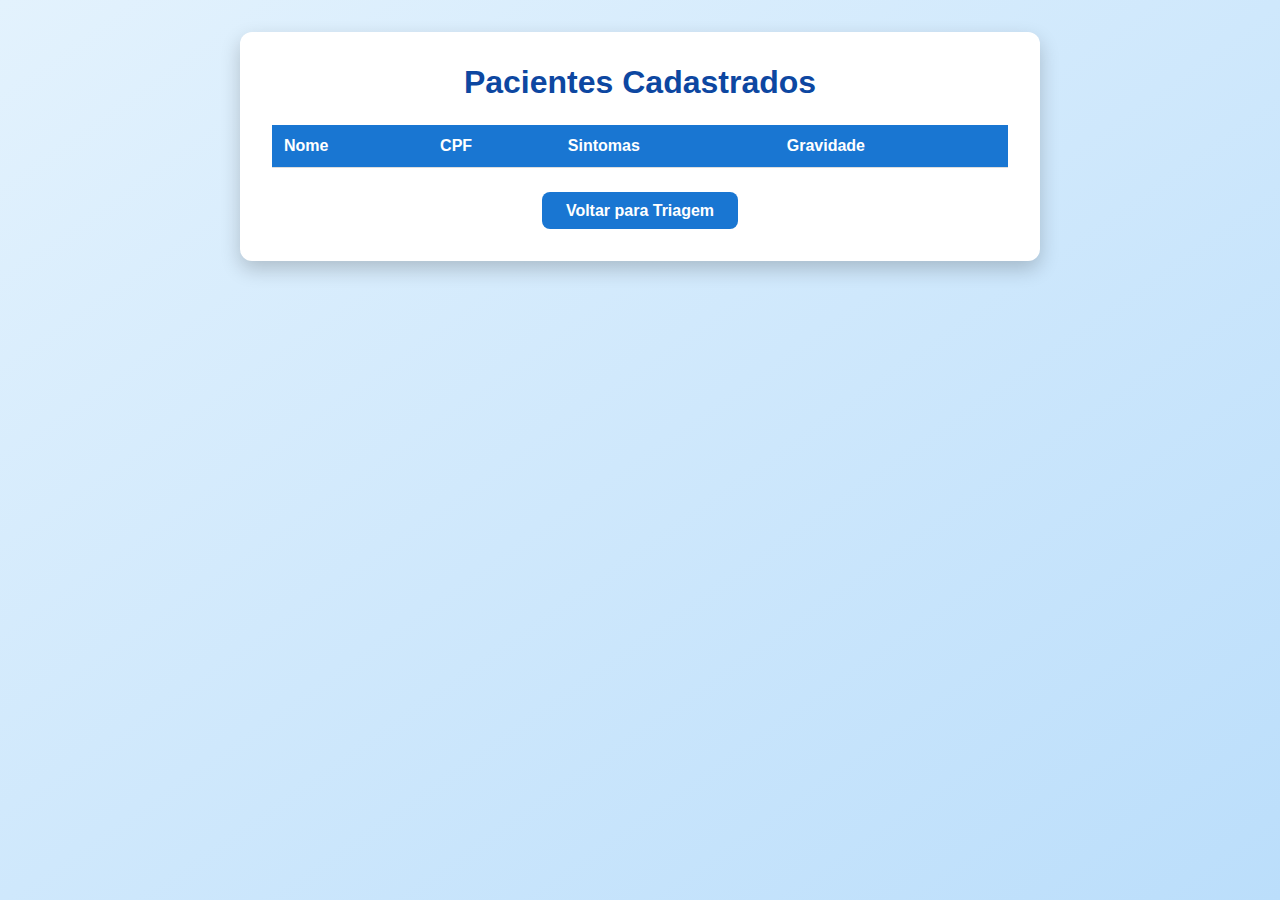
<file: frontend/triagem/listagem.html>
<!DOCTYPE html>
<html lang="pt-BR">
<head>
  <meta charset="UTF-8">
  <meta name="viewport" content="width=device-width, initial-scale=1.0">
  <title>Pacientes Cadastrados - MedDeque</title>
  <link rel="stylesheet" href="listagem.css">
</head>
<body>
  <div class="container">
    <h1>Pacientes Cadastrados</h1>
    <table id="tabela-pacientes">
      <thead>
        <tr>
          <th>Nome</th>
          <th>CPF</th>
          <th>Sintomas</th>
          <th>Gravidade</th>
        </tr>
      </thead>
      <tbody>
        
      </tbody>
    </table>

    <button onclick="voltar()">Voltar para Triagem</button>
  </div>

  <script src="triagem.js"></script>
</body>
</html>
</file>
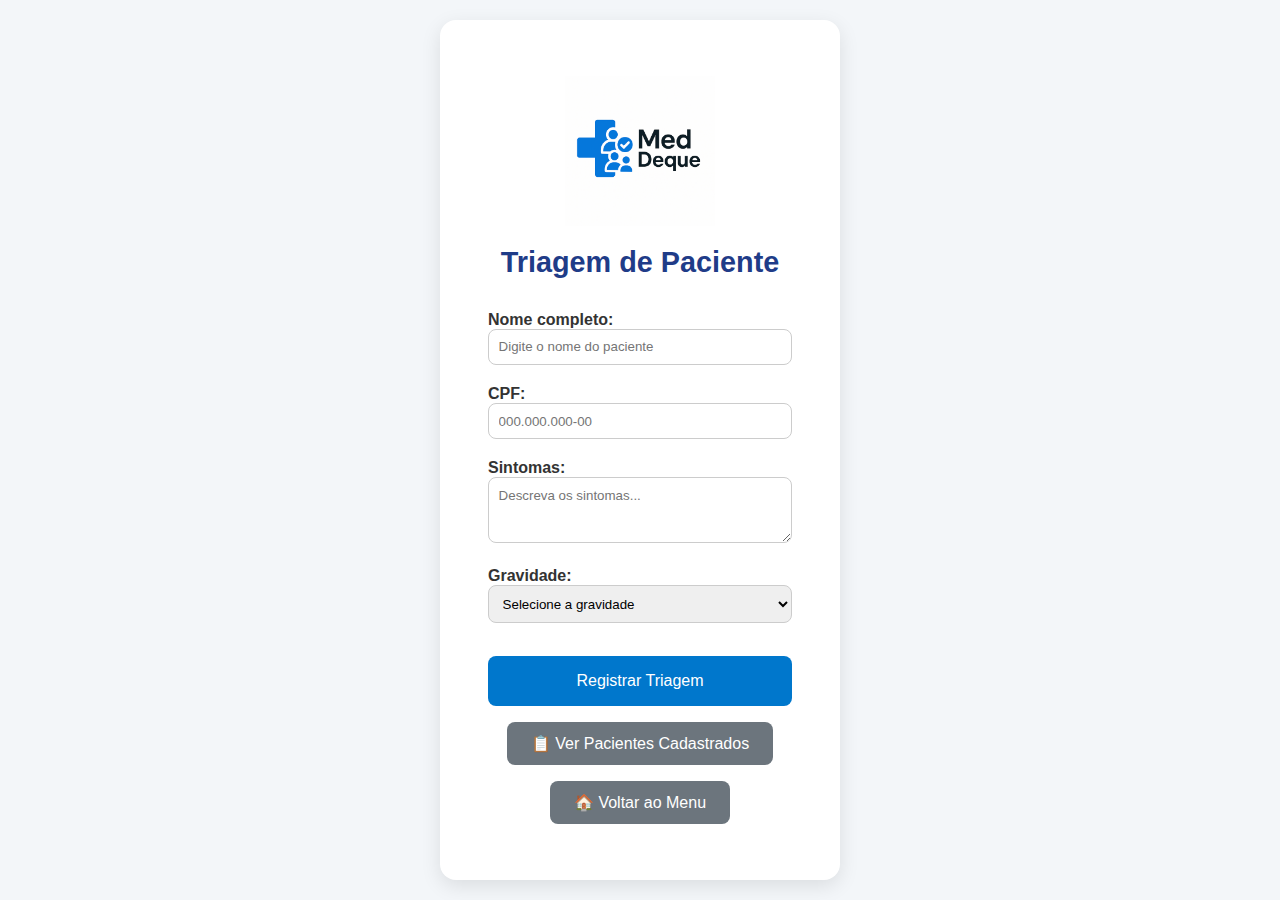
<file: frontend/triagem/triagem-melhorada.html>
<!DOCTYPE html>
<html lang="pt-BR">
<head>
  <meta charset="UTF-8">
  <meta name="viewport" content="width=device-width, initial-scale=1.0">
  <title>Triagem de Paciente - MedDeque</title>
  <link rel="stylesheet" href="../style/index.css">
  <link rel="stylesheet" href="../style/components.css">
  <link rel="stylesheet" href="triagem.css">
</head>

<body>
  <div class="container">
    <img src="../img/Med.png" alt="Logo MedDeque" class="logo-icon">
    <h1 class="title">Triagem de Paciente</h1>
    
    <form id="form-triagem">
      <div>
        <label for="nome">Nome completo:</label>
        <input type="text" id="nome" name="nome" placeholder="Digite o nome do paciente" required>
        <div class="mensagem-erro" id="erro-nome"></div>
      </div>

      <div>
        <label for="cpf">CPF:</label>
        <input type="text" id="cpf" name="cpf" placeholder="000.000.000-00" maxlength="14" required>
        <div class="mensagem-erro" id="erro-cpf"></div>
      </div>

      <div>
        <label for="sintomas">Sintomas:</label>
        <textarea id="sintomas" name="sintomas" rows="3" placeholder="Descreva os sintomas..." required></textarea>
        <div class="mensagem-erro" id="erro-sintomas"></div>
      </div>

      <div>
        <label for="gravidade">Gravidade:</label>
        <select id="gravidade" name="gravidade" required>
          <option value="">Selecione a gravidade</option>
          <option value="1">🔴 Vermelha (Alta prioridade)</option>
          <option value="2">🟡 Amarela (Média prioridade)</option>
          <option value="3">🟢 Verde (Baixa prioridade)</option>
        </select>
        <div class="mensagem-erro" id="erro-gravidade"></div>
      </div>

      <button type="submit" class="submit-button" id="btn-submit">
        <span id="texto-submit">Registrar Triagem</span>
        <span id="loading-submit" class="loading" style="display: none;"></span>
      </button>
    </form>

    <button class="btn-secundario" onclick="window.location.href='listagem-melhorada.html'">
      📋 Ver Pacientes Cadastrados
    </button>
    
    <button class="btn-secundario" onclick="window.location.href='../index.html'">
      🏠 Voltar ao Menu
    </button>
  </div>

  <script src="../js/utils.js"></script>
  <script src="../js/api.js"></script>
  <script>
    document.addEventListener("DOMContentLoaded", function () {
      const form = document.getElementById("form-triagem");
      const cpfInput = document.getElementById("cpf");
      
      // Formatação automática do CPF
      cpfInput.addEventListener("input", function(e) {
        let value = e.target.value.replace(/\D/g, '');
        if (value.length <= 11) {
          e.target.value = Utils.formatarCPF(value);
        }
      });

      form.addEventListener("submit", async function (e) {
        e.preventDefault();
        
        if (!validarFormulario()) {
          return;
        }

        const btnSubmit = document.getElementById("btn-submit");
        const textoSubmit = document.getElementById("texto-submit");
        const loadingSubmit = document.getElementById("loading-submit");
        
        // Mostrar loading
        btnSubmit.disabled = true;
        textoSubmit.style.display = "none";
        loadingSubmit.style.display = "inline-block";

        try {
          const paciente = {
            nome: document.getElementById("nome").value.trim(),
            cpf: document.getElementById("cpf").value.replace(/\D/g, ''),
            sintomas: document.getElementById("sintomas").value.trim(),
            gravidade: parseInt(document.getElementById("gravidade").value)
          };

          await ApiService.cadastrarPaciente(paciente);
          
          Utils.mostrarNotificacao("Triagem registrada com sucesso!", "sucesso");
          form.reset();
          
        } catch (error) {
          Utils.mostrarNotificacao("Erro ao registrar triagem. Tente novamente.", "erro");
        } finally {
          // Esconder loading
          btnSubmit.disabled = false;
          textoSubmit.style.display = "inline";
          loadingSubmit.style.display = "none";
        }
      });
    });

    function validarFormulario() {
      let valido = true;
      
      // Limpar erros anteriores
      document.querySelectorAll('.campo-erro').forEach(campo => {
        campo.classList.remove('campo-erro');
      });
      document.querySelectorAll('.mensagem-erro').forEach(erro => {
        erro.textContent = '';
      });

      // Validar nome
      const nome = document.getElementById("nome").value.trim();
      if (nome.length < 2) {
        mostrarErro("nome", "Nome deve ter pelo menos 2 caracteres");
        valido = false;
      }

      // Validar CPF
      const cpf = document.getElementById("cpf").value;
      if (!Utils.validarCPF(cpf)) {
        mostrarErro("cpf", "CPF inválido");
        valido = false;
      }

      // Validar sintomas
      const sintomas = document.getElementById("sintomas").value.trim();
      if (sintomas.length < 10) {
        mostrarErro("sintomas", "Descreva os sintomas com mais detalhes (mín. 10 caracteres)");
        valido = false;
      }

      // Validar gravidade
      const gravidade = document.getElementById("gravidade").value;
      if (!gravidade) {
        mostrarErro("gravidade", "Selecione a gravidade");
        valido = false;
      }

      return valido;
    }

    function mostrarErro(campo, mensagem) {
      const input = document.getElementById(campo);
      const erro = document.getElementById(`erro-${campo}`);
      
      input.classList.add('campo-erro');
      erro.textContent = mensagem;
    }
  </script>
</body>
</html>
</file>
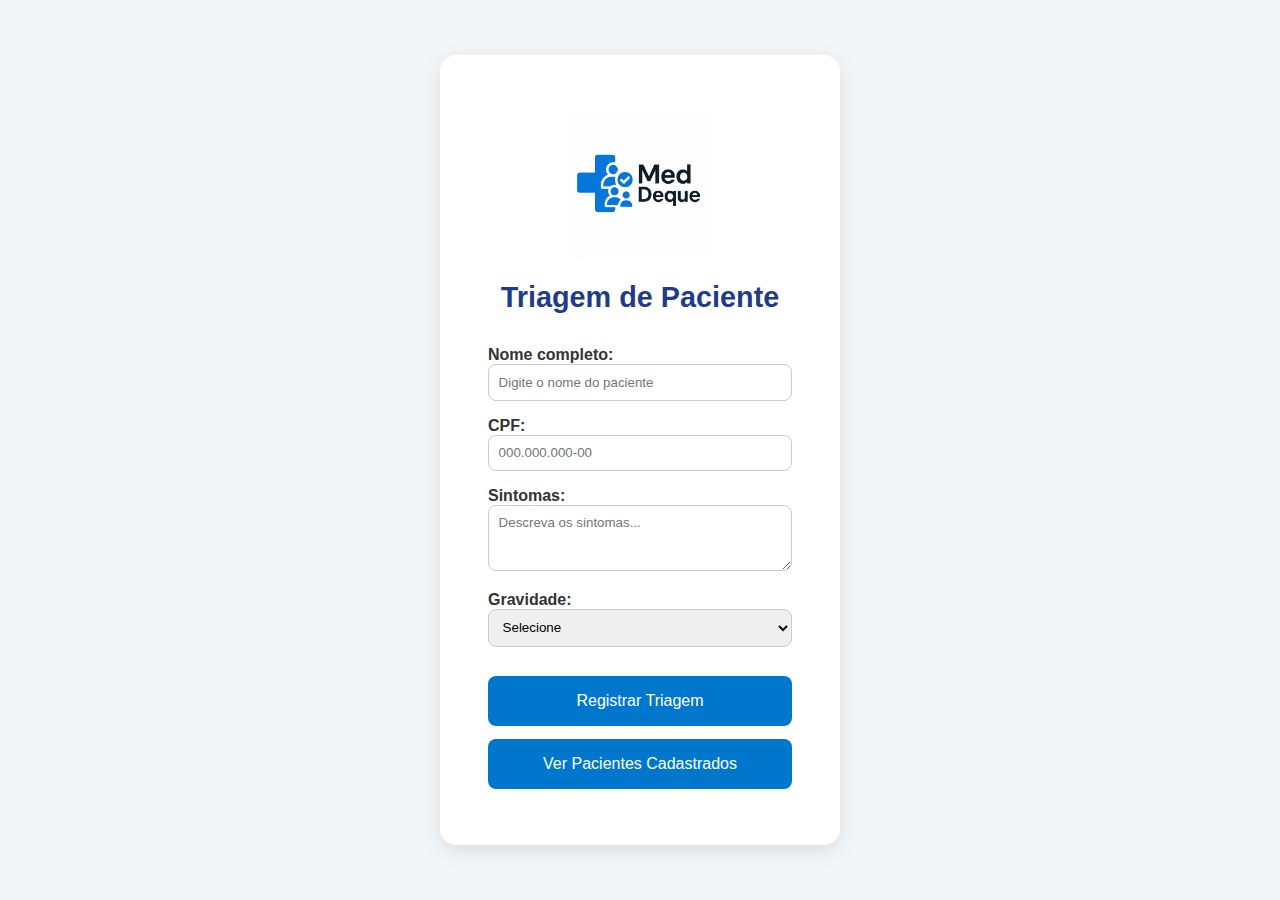
<file: frontend/triagem/triagem.html>
<!DOCTYPE html>
<html lang="pt-BR">
<head>
  <meta charset="UTF-8">
  <meta name="viewport" content="width=device-width, initial-scale=1.0">
  <title>Triagem de Paciente</title>
  <link rel="stylesheet" href="../style/index.css">
  <link rel="stylesheet" href="triagem.css">
</head>

<body>
  <div class="container">
    <img src="../img/Med.png" alt="Logo MedDeque" class="logo-icon">
    <h1 class="title">Triagem de Paciente</h1>
    <form>
      <div>
        <label for="nome">Nome completo:</label>
        <input type="text" id="nome" name="nome" placeholder="Digite o nome do paciente" required>
      </div>

      <div>
        <label for="cpf">CPF:</label>
        <input type="text" id="cpf" name="cpf" placeholder="000.000.000-00" required>
      </div>

      <div>
        <label for="sintomas">Sintomas:</label>
        <textarea id="sintomas" name="sintomas" rows="3" placeholder="Descreva os sintomas..." required></textarea>
      </div>

      <div>
        <label for="gravidade">Gravidade:</label>
        <select id="gravidade" name="gravidade" required>
          <option value="">Selecione</option>
          <option value="1">Vermelha (Alta prioridade)</option>
          <option value="2">Amarela (Média prioridade)</option>
          <option value="3">Verde (Baixa prioridade)</option>
        </select>
      </div>

      <button type="submit" class="submit-button">Registrar Triagem</button>
    </form>

    <button class="submit-button" onclick="window.location.href='listagem.html'">
      Ver Pacientes Cadastrados
    </button>
  </div>

  <script>
    document.addEventListener("DOMContentLoaded", function () {
      document.querySelector("form").addEventListener("submit", function (e) {
        e.preventDefault();

        const nome = document.querySelector("#nome").value;
        const cpf = document.querySelector("#cpf").value;
        const sintomas = document.querySelector("#sintomas").value;
        const gravidade = parseInt(document.querySelector("#gravidade").value);

        const novoPaciente = { nome, cpf, sintomas, gravidade };

        const pacientes = JSON.parse(localStorage.getItem("pacientes")) || [];
        pacientes.push(novoPaciente);
        localStorage.setItem("pacientes", JSON.stringify(pacientes));

        alert("Triagem registrada com sucesso!");
        document.querySelector("form").reset();
      });
    });
  </script>
</body>
</html>
</file>
<file: frontend/css/styles.css>
* {
    margin: 0;
    padding: 0;
    box-sizing: border-box;
}

:root {
    --primary-color: #2c5aa0;
    --secondary-color: #34495e;
    --accent-color: #3498db;
    --success-color: #27ae60;
    --warning-color: #f39c12;
    --danger-color: #e74c3c;
    --light-bg: #ecf0f1;
    --white: #ffffff;
    --text-dark: #2c3e50;
    --text-light: #7f8c8d;
    --border-color: #bdc3c7;
    --shadow: 0 2px 10px rgba(0, 0, 0, 0.1);
    --shadow-hover: 0 4px 20px rgba(0, 0, 0, 0.15);
}

body {
    font-family: 'Segoe UI', Tahoma, Geneva, Verdana, sans-serif;
    background: linear-gradient(135deg, #667eea 0%, #764ba2 100%);
    min-height: 100vh;
    color: var(--text-dark);
}

.container {
    max-width: 1200px;
    margin: 0 auto;
    padding: 20px;
    min-height: 100vh;
    display: flex;
    flex-direction: column;
}

/* Header */
.header {
    background: var(--white);
    padding: 2rem;
    border-radius: 15px;
    box-shadow: var(--shadow);
    text-align: center;
    margin-bottom: 2rem;
}

.logo h1 {
    color: var(--primary-color);
    font-size: 2.5rem;
    margin-bottom: 0.5rem;
}

.logo p {
    color: var(--text-light);
    font-size: 1.1rem;
}

/* Main Menu */
.main-menu {
    flex: 1;
}

.menu-grid {
    display: grid;
    grid-template-columns: repeat(auto-fit, minmax(300px, 1fr));
    gap: 2rem;
    margin-bottom: 2rem;
}

.menu-card {
    background: var(--white);
    padding: 2rem;
    border-radius: 15px;
    box-shadow: var(--shadow);
    text-align: center;
    cursor: pointer;
    transition: all 0.3s ease;
    border: 2px solid transparent;
}

.menu-card:hover {
    transform: translateY(-5px);
    box-shadow: var(--shadow-hover);
    border-color: var(--accent-color);
}

.card-icon {
    font-size: 3rem;
    margin-bottom: 1rem;
}

.menu-card h3 {
    color: var(--primary-color);
    font-size: 1.3rem;
    margin-bottom: 0.5rem;
}

.menu-card p {
    color: var(--text-light);
    line-height: 1.5;
}

/* Forms */
.form-container {
    background: var(--white);
    padding: 2rem;
    border-radius: 15px;
    box-shadow: var(--shadow);
    margin-bottom: 2rem;
}

.form-group {
    margin-bottom: 1.5rem;
}

.form-group label {
    display: block;
    margin-bottom: 0.5rem;
    font-weight: 600;
    color: var(--text-dark);
}

.form-group input,
.form-group select,
.form-group textarea {
    width: 100%;
    padding: 0.75rem;
    border: 2px solid var(--border-color);
    border-radius: 8px;
    font-size: 1rem;
    transition: border-color 0.3s ease;
}

.form-group input:focus,
.form-group select:focus,
.form-group textarea:focus {
    outline: none;
    border-color: var(--accent-color);
}

.form-group textarea {
    resize: vertical;
    min-height: 100px;
}

/* Buttons */
.btn {
    padding: 0.75rem 1.5rem;
    border: none;
    border-radius: 8px;
    font-size: 1rem;
    font-weight: 600;
    cursor: pointer;
    transition: all 0.3s ease;
    text-decoration: none;
    display: inline-block;
    text-align: center;
}

.btn-primary {
    background: var(--primary-color);
    color: var(--white);
}

.btn-primary:hover {
    background: #1e3d72;
    transform: translateY(-2px);
}

.btn-success {
    background: var(--success-color);
    color: var(--white);
}

.btn-success:hover {
    background: #1e8449;
}

.btn-warning {
    background: var(--warning-color);
    color: var(--white);
}

.btn-warning:hover {
    background: #d68910;
}

.btn-danger {
    background: var(--danger-color);
    color: var(--white);
}

.btn-danger:hover {
    background: #c0392b;
}

.btn-secondary {
    background: var(--secondary-color);
    color: var(--white);
}

.btn-secondary:hover {
    background: #2c3e50;
}

/* Tables */
.table-container {
    background: var(--white);
    border-radius: 15px;
    box-shadow: var(--shadow);
    overflow: hidden;
    margin-bottom: 2rem;
}

.table {
    width: 100%;
    border-collapse: collapse;
}

.table th,
.table td {
    padding: 1rem;
    text-align: left;
    border-bottom: 1px solid var(--border-color);
}

.table th {
    background: var(--primary-color);
    color: var(--white);
    font-weight: 600;
}

.table tbody tr:hover {
    background: var(--light-bg);
}

/* Status badges */
.status-badge {
    padding: 0.25rem 0.75rem;
    border-radius: 20px;
    font-size: 0.875rem;
    font-weight: 600;
    text-transform: uppercase;
}

.status-aguardando {
    background: #fff3cd;
    color: #856404;
}

.status-triado {
    background: #d1ecf1;
    color: #0c5460;
}

.status-atendido {
    background: #d4edda;
    color: #155724;
}

.status-finalizado {
    background: #f8d7da;
    color: #721c24;
}

/* Gravidade badges */
.gravidade-1 {
    background: var(--danger-color);
    color: var(--white);
    padding: 0.25rem 0.75rem;
    border-radius: 20px;
    font-weight: 600;
}

.gravidade-2 {
    background: var(--warning-color);
    color: var(--white);
    padding: 0.25rem 0.75rem;
    border-radius: 20px;
    font-weight: 600;
}

.gravidade-3 {
    background: var(--success-color);
    color: var(--white);
    padding: 0.25rem 0.75rem;
    border-radius: 20px;
    font-weight: 600;
}

/* Statistics cards */
.stats-grid {
    display: grid;
    grid-template-columns: repeat(auto-fit, minmax(200px, 1fr));
    gap: 1.5rem;
    margin-bottom: 2rem;
}

.stat-card {
    background: var(--white);
    padding: 1.5rem;
    border-radius: 15px;
    box-shadow: var(--shadow);
    text-align: center;
}

.stat-number {
    font-size: 2.5rem;
    font-weight: bold;
    margin-bottom: 0.5rem;
}

.stat-label {
    color: var(--text-light);
    font-size: 0.9rem;
    text-transform: uppercase;
    letter-spacing: 0.5px;
}

/* Loading */
.loading {
    display: inline-block;
    width: 20px;
    height: 20px;
    border: 3px solid #f3f3f3;
    border-top: 3px solid var(--primary-color);
    border-radius: 50%;
    animation: spin 1s linear infinite;
}

@keyframes spin {
    0% { transform: rotate(0deg); }
    100% { transform: rotate(360deg); }
}

/* Notifications */
.notification {
    position: fixed;
    top: 20px;
    right: 20px;
    padding: 1rem 1.5rem;
    border-radius: 8px;
    color: var(--white);
    font-weight: 600;
    z-index: 1000;
    transform: translateX(100%);
    transition: transform 0.3s ease;
}

.notification.show {
    transform: translateX(0);
}

.notification.success {
    background: var(--success-color);
}

.notification.error {
    background: var(--danger-color);
}

.notification.warning {
    background: var(--warning-color);
}

/* Footer */
.footer {
    background: var(--white);
    padding: 1rem;
    border-radius: 15px;
    box-shadow: var(--shadow);
    text-align: center;
    margin-top: 2rem;
}

.footer p {
    color: var(--text-light);
    font-size: 0.9rem;
}

/* Responsive */
@media (max-width: 768px) {
    .container {
        padding: 10px;
    }
    
    .menu-grid {
        grid-template-columns: 1fr;
        gap: 1rem;
    }
    
    .stats-grid {
        grid-template-columns: repeat(2, 1fr);
    }
    
    .logo h1 {
        font-size: 2rem;
    }
    
    .menu-card {
        padding: 1.5rem;
    }
}

@media (max-width: 480px) {
    .stats-grid {
        grid-template-columns: 1fr;
    }
    
    .table-container {
        overflow-x: auto;
    }
    
    .table {
        min-width: 600px;
    }
}

/* Utility classes */
.text-center { text-align: center; }
.text-left { text-align: left; }
.text-right { text-align: right; }
.mb-1 { margin-bottom: 0.5rem; }
.mb-2 { margin-bottom: 1rem; }
.mb-3 { margin-bottom: 1.5rem; }
.mt-1 { margin-top: 0.5rem; }
.mt-2 { margin-top: 1rem; }
.mt-3 { margin-top: 1.5rem; }
.d-flex { display: flex; }
.justify-between { justify-content: space-between; }
.align-center { align-items: center; }
.gap-1 { gap: 0.5rem; }
.gap-2 { gap: 1rem; }
</file>
<file: frontend/triagem/listagem.css>
* {
  margin: 0;
  padding: 0;
  box-sizing: border-box;
  font-family: 'Segoe UI', Tahoma, Geneva, Verdana, sans-serif;
}

body {
  background: linear-gradient(to bottom right, #e3f2fd, #bbdefb);
  min-height: 100vh;
  display: flex;
  justify-content: center;
  align-items: flex-start;
  padding: 2rem;
}

.container {
  background-color: white;
  padding: 2rem;
  border-radius: 12px;
  box-shadow: 0 8px 20px rgba(0, 0, 0, 0.2);
  width: 90%;
  max-width: 800px;
}

.container h1 {
  text-align: center;
  margin-bottom: 1.5rem;
  color: #0d47a1;
}

table {
  width: 100%;
  border-collapse: collapse;
  margin-bottom: 1.5rem;
}

thead {
  background-color: #1976d2;
  color: white;
}

th, td {
  padding: 0.75rem;
  text-align: left;
  border-bottom: 1px solid #ddd;
}

tbody tr:hover {
  background-color: #f1f1f1;
}


button {
  display: block;
  margin: 0 auto;
  padding: 0.6rem 1.5rem;
  font-size: 1rem;
  font-weight: bold;
  color: white;
  background-color: #1976d2;
  border: none;
  border-radius: 8px;
  cursor: pointer;
}

button:hover {
  background-color: #0d47a1;
}
</file>
<file: frontend/style/components.css>
/* Componentes reutilizáveis */
.notificacao {
  position: fixed;
  top: 20px;
  right: 20px;
  padding: 1rem 1.5rem;
  border-radius: 8px;
  color: white;
  font-weight: 500;
  transform: translateX(100%);
  transition: transform 0.3s ease;
  z-index: 1000;
  box-shadow: 0 4px 12px rgba(0, 0, 0, 0.15);
}

.notificacao.mostrar {
  transform: translateX(0);
}

.notificacao-sucesso {
  background-color: #4caf50;
}

.notificacao-erro {
  background-color: #f44336;
}

.notificacao-aviso {
  background-color: #ff9800;
}

.loading {
  display: inline-block;
  width: 20px;
  height: 20px;
  border: 3px solid #f3f3f3;
  border-top: 3px solid #1976d2;
  border-radius: 50%;
  animation: spin 1s linear infinite;
}

@keyframes spin {
  0% { transform: rotate(0deg); }
  100% { transform: rotate(360deg); }
}

.gravidade-alta {
  background-color: #ffebee !important;
  color: #c62828;
  font-weight: bold;
}

.gravidade-media {
  background-color: #fff8e1 !important;
  color: #f57c00;
  font-weight: bold;
}

.gravidade-baixa {
  background-color: #e8f5e8 !important;
  color: #2e7d32;
  font-weight: bold;
}

.campo-erro {
  border-color: #f44336 !important;
  box-shadow: 0 0 0 2px rgba(244, 67, 54, 0.2);
}

.mensagem-erro {
  color: #f44336;
  font-size: 0.875rem;
  margin-top: 0.25rem;
}

.btn-secundario {
  background-color: #6c757d;
  color: white;
  border: none;
  padding: 0.75rem 1.5rem;
  border-radius: 8px;
  cursor: pointer;
  font-size: 1rem;
  transition: background-color 0.3s ease;
  margin-top: 1rem;
}

.btn-secundario:hover {
  background-color: #5a6268;
}

.estatisticas {
  display: grid;
  grid-template-columns: repeat(auto-fit, minmax(200px, 1fr));
  gap: 1rem;
  margin-bottom: 2rem;
}

.card-estatistica {
  background: white;
  padding: 1.5rem;
  border-radius: 12px;
  box-shadow: 0 2px 8px rgba(0, 0, 0, 0.1);
  text-align: center;
}

.card-estatistica h3 {
  font-size: 2rem;
  margin-bottom: 0.5rem;
  color: #1976d2;
}

.card-estatistica p {
  color: #666;
  font-size: 0.9rem;
}
</file>
<file: frontend/style/index.css>
* {
  margin: 0;
  padding: 0;
  box-sizing: border-box;
  font-family: 'Segoe UI', Tahoma, Geneva, Verdana, sans-serif;
}

body {
  background-color: #f3f6f9;
  color: #333;
  display: flex;
  flex-direction: column;
  align-items: center;
  justify-content: center;
  min-height: 100vh;
  padding: 1rem;
}

.container {
  background: #fff;
  padding: 3.5rem 3rem;
  border-radius: 16px;
  box-shadow: 0 6px 20px rgba(0, 0, 0, 0.1);
  text-align: center;
  max-width: 400px;
  width: 100%;
}

.logo-icon {
  width: 150px;
  margin-bottom: 1rem;
}

.title {
  font-size: 1.8rem;
  font-weight: 700;
  color: #1f3c88;
  margin-bottom: 1rem;
}

.menu-button {
  width: 100%;
  padding: 1rem;
  font-size: 1.05rem;
  border: 1px solid #d0d0d0;
  background: white;
  border-radius: 8px;
  cursor: pointer;
  margin-top: 1rem;
  transition: background-color 0.3s, box-shadow 0.3s;
}

.menu-button:hover {
  background-color: #f0f0f0;
  box-shadow: 0 2px 10px rgba(0, 0, 0, 0.1);
}
</file>
<file: frontend/triagem/triagem.css>
form {
  display: flex;
  flex-direction: column;
  gap: 1rem;
  margin-top: 2rem;
  text-align: left;
}

label {
  font-weight: bold;
}

input,
select,
textarea {
  width: 100%;
  padding: 0.6rem;
  border-radius: 8px;
  border: 1px solid #ccc;
}

.submit-button {
  background-color: #0077cc;
  color: #fff;
  padding: 1rem;
  font-size: 1rem;
  border: none;
  border-radius: 8px;
  cursor: pointer;
  transition: background-color 0.3s ease;
  width: 100%; 
  box-sizing: border-box;
}


.submit-button:hover {
  background-color: #005fa3;
}

.submit-button {
  margin-top: 0.8rem;
}
</file>
